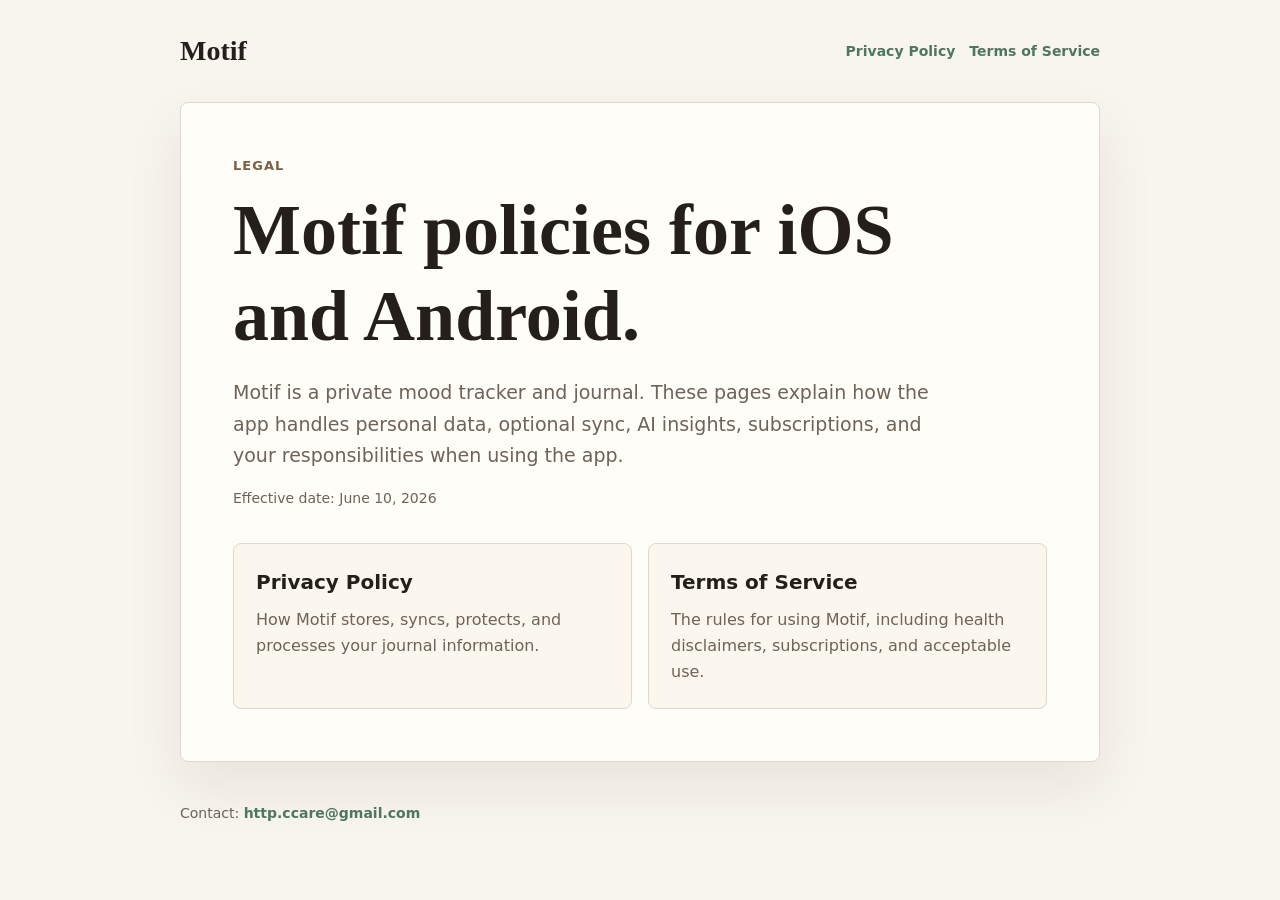
<file: index.html>
<!doctype html>
<html lang="en">
<head>
  <meta charset="utf-8">
  <meta name="viewport" content="width=device-width, initial-scale=1">
  <title>Motif Legal</title>
  <meta name="description" content="Privacy Policy and Terms of Service for Motif on iOS and Android.">
  <link rel="stylesheet" href="./styles.css">
</head>
<body>
  <header class="site-header">
    <a class="brand" href="./">Motif</a>
    <nav class="nav" aria-label="Legal pages">
      <a href="./privacy.html">Privacy Policy</a>
      <a href="./terms.html">Terms of Service</a>
    </nav>
  </header>

  <main class="page">
    <p class="eyebrow">Legal</p>
    <h1>Motif policies for iOS and Android.</h1>
    <p class="lead">Motif is a private mood tracker and journal. These pages explain how the app handles personal data, optional sync, AI insights, subscriptions, and your responsibilities when using the app.</p>
    <p class="meta">Effective date: June 10, 2026</p>

    <section class="links" aria-label="Legal document links">
      <a class="link-card" href="./privacy.html">
        <strong>Privacy Policy</strong>
        <span>How Motif stores, syncs, protects, and processes your journal information.</span>
      </a>
      <a class="link-card" href="./terms.html">
        <strong>Terms of Service</strong>
        <span>The rules for using Motif, including health disclaimers, subscriptions, and acceptable use.</span>
      </a>
    </section>
  </main>

  <footer class="site-footer">
    Contact: <a href="mailto:http.ccare@gmail.com">http.ccare@gmail.com</a>
  </footer>
</body>
</html>
</file>
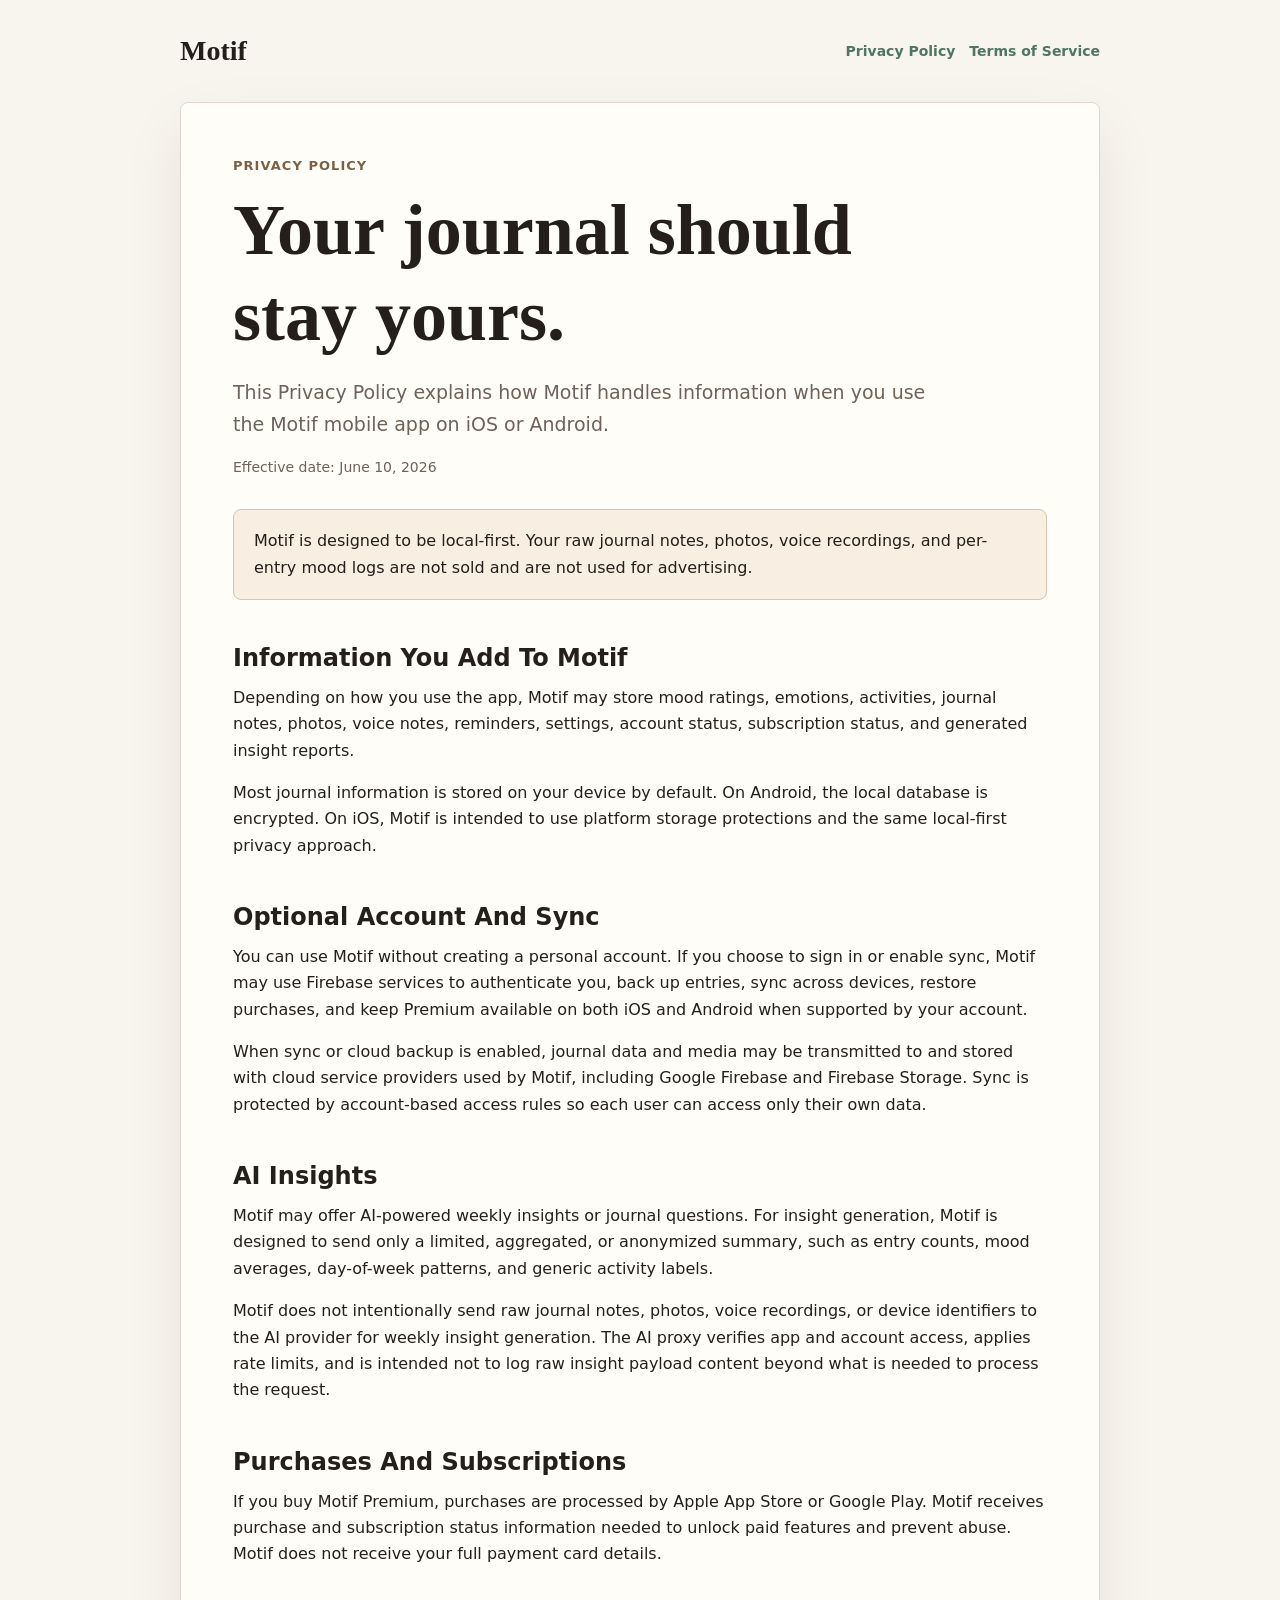
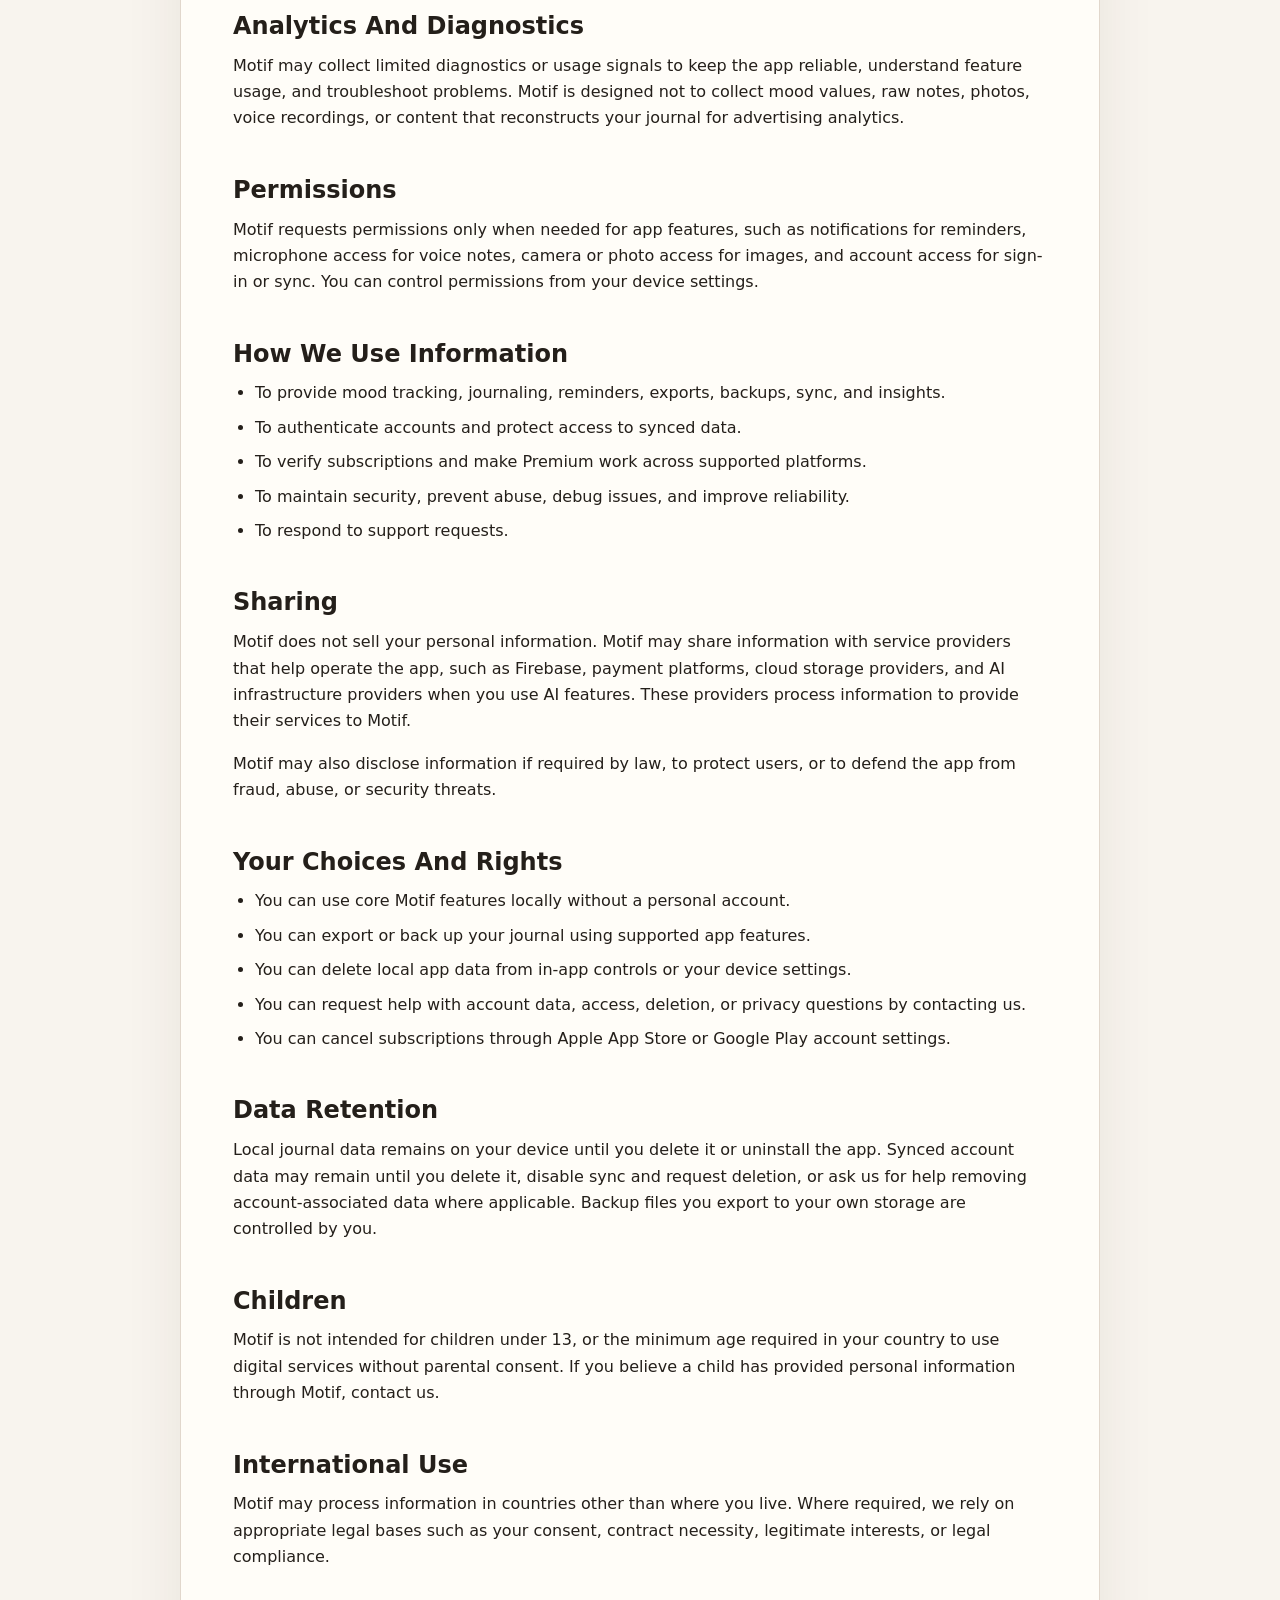
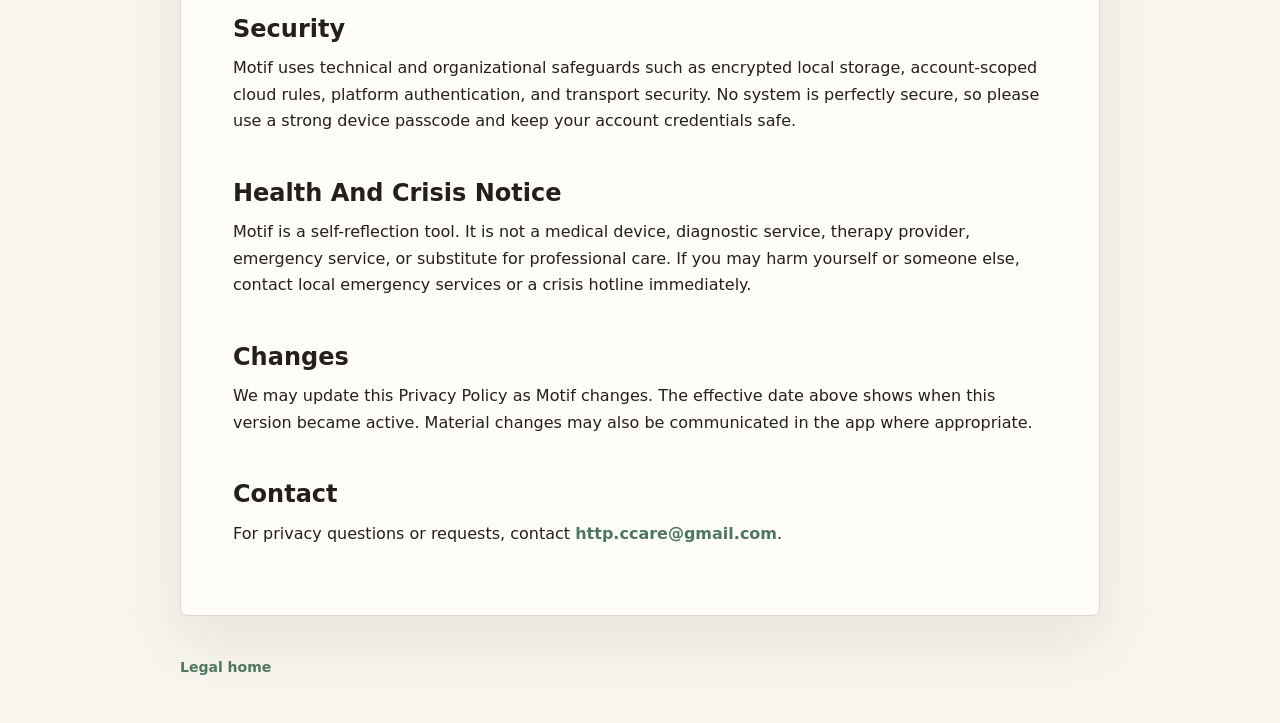
<file: privacy.html>
<!doctype html>
<html lang="en">
<head>
  <meta charset="utf-8">
  <meta name="viewport" content="width=device-width, initial-scale=1">
  <title>Motif Privacy Policy</title>
  <meta name="description" content="Privacy Policy for Motif on iOS and Android.">
  <link rel="stylesheet" href="./styles.css">
</head>
<body>
  <header class="site-header">
    <a class="brand" href="./">Motif</a>
    <nav class="nav" aria-label="Legal pages">
      <a href="./privacy.html">Privacy Policy</a>
      <a href="./terms.html">Terms of Service</a>
    </nav>
  </header>

  <main class="page">
    <p class="eyebrow">Privacy Policy</p>
    <h1>Your journal should stay yours.</h1>
    <p class="lead">This Privacy Policy explains how Motif handles information when you use the Motif mobile app on iOS or Android.</p>
    <p class="meta">Effective date: June 10, 2026</p>

    <div class="notice">
      Motif is designed to be local-first. Your raw journal notes, photos, voice recordings, and per-entry mood logs are not sold and are not used for advertising.
    </div>

    <h2>Information You Add To Motif</h2>
    <p>Depending on how you use the app, Motif may store mood ratings, emotions, activities, journal notes, photos, voice notes, reminders, settings, account status, subscription status, and generated insight reports.</p>
    <p>Most journal information is stored on your device by default. On Android, the local database is encrypted. On iOS, Motif is intended to use platform storage protections and the same local-first privacy approach.</p>

    <h2>Optional Account And Sync</h2>
    <p>You can use Motif without creating a personal account. If you choose to sign in or enable sync, Motif may use Firebase services to authenticate you, back up entries, sync across devices, restore purchases, and keep Premium available on both iOS and Android when supported by your account.</p>
    <p>When sync or cloud backup is enabled, journal data and media may be transmitted to and stored with cloud service providers used by Motif, including Google Firebase and Firebase Storage. Sync is protected by account-based access rules so each user can access only their own data.</p>

    <h2>AI Insights</h2>
    <p>Motif may offer AI-powered weekly insights or journal questions. For insight generation, Motif is designed to send only a limited, aggregated, or anonymized summary, such as entry counts, mood averages, day-of-week patterns, and generic activity labels.</p>
    <p>Motif does not intentionally send raw journal notes, photos, voice recordings, or device identifiers to the AI provider for weekly insight generation. The AI proxy verifies app and account access, applies rate limits, and is intended not to log raw insight payload content beyond what is needed to process the request.</p>

    <h2>Purchases And Subscriptions</h2>
    <p>If you buy Motif Premium, purchases are processed by Apple App Store or Google Play. Motif receives purchase and subscription status information needed to unlock paid features and prevent abuse. Motif does not receive your full payment card details.</p>

    <h2>Analytics And Diagnostics</h2>
    <p>Motif may collect limited diagnostics or usage signals to keep the app reliable, understand feature usage, and troubleshoot problems. Motif is designed not to collect mood values, raw notes, photos, voice recordings, or content that reconstructs your journal for advertising analytics.</p>

    <h2>Permissions</h2>
    <p>Motif requests permissions only when needed for app features, such as notifications for reminders, microphone access for voice notes, camera or photo access for images, and account access for sign-in or sync. You can control permissions from your device settings.</p>

    <h2>How We Use Information</h2>
    <ul>
      <li>To provide mood tracking, journaling, reminders, exports, backups, sync, and insights.</li>
      <li>To authenticate accounts and protect access to synced data.</li>
      <li>To verify subscriptions and make Premium work across supported platforms.</li>
      <li>To maintain security, prevent abuse, debug issues, and improve reliability.</li>
      <li>To respond to support requests.</li>
    </ul>

    <h2>Sharing</h2>
    <p>Motif does not sell your personal information. Motif may share information with service providers that help operate the app, such as Firebase, payment platforms, cloud storage providers, and AI infrastructure providers when you use AI features. These providers process information to provide their services to Motif.</p>
    <p>Motif may also disclose information if required by law, to protect users, or to defend the app from fraud, abuse, or security threats.</p>

    <h2>Your Choices And Rights</h2>
    <ul>
      <li>You can use core Motif features locally without a personal account.</li>
      <li>You can export or back up your journal using supported app features.</li>
      <li>You can delete local app data from in-app controls or your device settings.</li>
      <li>You can request help with account data, access, deletion, or privacy questions by contacting us.</li>
      <li>You can cancel subscriptions through Apple App Store or Google Play account settings.</li>
    </ul>

    <h2>Data Retention</h2>
    <p>Local journal data remains on your device until you delete it or uninstall the app. Synced account data may remain until you delete it, disable sync and request deletion, or ask us for help removing account-associated data where applicable. Backup files you export to your own storage are controlled by you.</p>

    <h2>Children</h2>
    <p>Motif is not intended for children under 13, or the minimum age required in your country to use digital services without parental consent. If you believe a child has provided personal information through Motif, contact us.</p>

    <h2>International Use</h2>
    <p>Motif may process information in countries other than where you live. Where required, we rely on appropriate legal bases such as your consent, contract necessity, legitimate interests, or legal compliance.</p>

    <h2>Security</h2>
    <p>Motif uses technical and organizational safeguards such as encrypted local storage, account-scoped cloud rules, platform authentication, and transport security. No system is perfectly secure, so please use a strong device passcode and keep your account credentials safe.</p>

    <h2>Health And Crisis Notice</h2>
    <p>Motif is a self-reflection tool. It is not a medical device, diagnostic service, therapy provider, emergency service, or substitute for professional care. If you may harm yourself or someone else, contact local emergency services or a crisis hotline immediately.</p>

    <h2>Changes</h2>
    <p>We may update this Privacy Policy as Motif changes. The effective date above shows when this version became active. Material changes may also be communicated in the app where appropriate.</p>

    <h2>Contact</h2>
    <p>For privacy questions or requests, contact <a href="mailto:http.ccare@gmail.com">http.ccare@gmail.com</a>.</p>
  </main>

  <footer class="site-footer">
    <a href="./">Legal home</a>
  </footer>
</body>
</html>
</file>
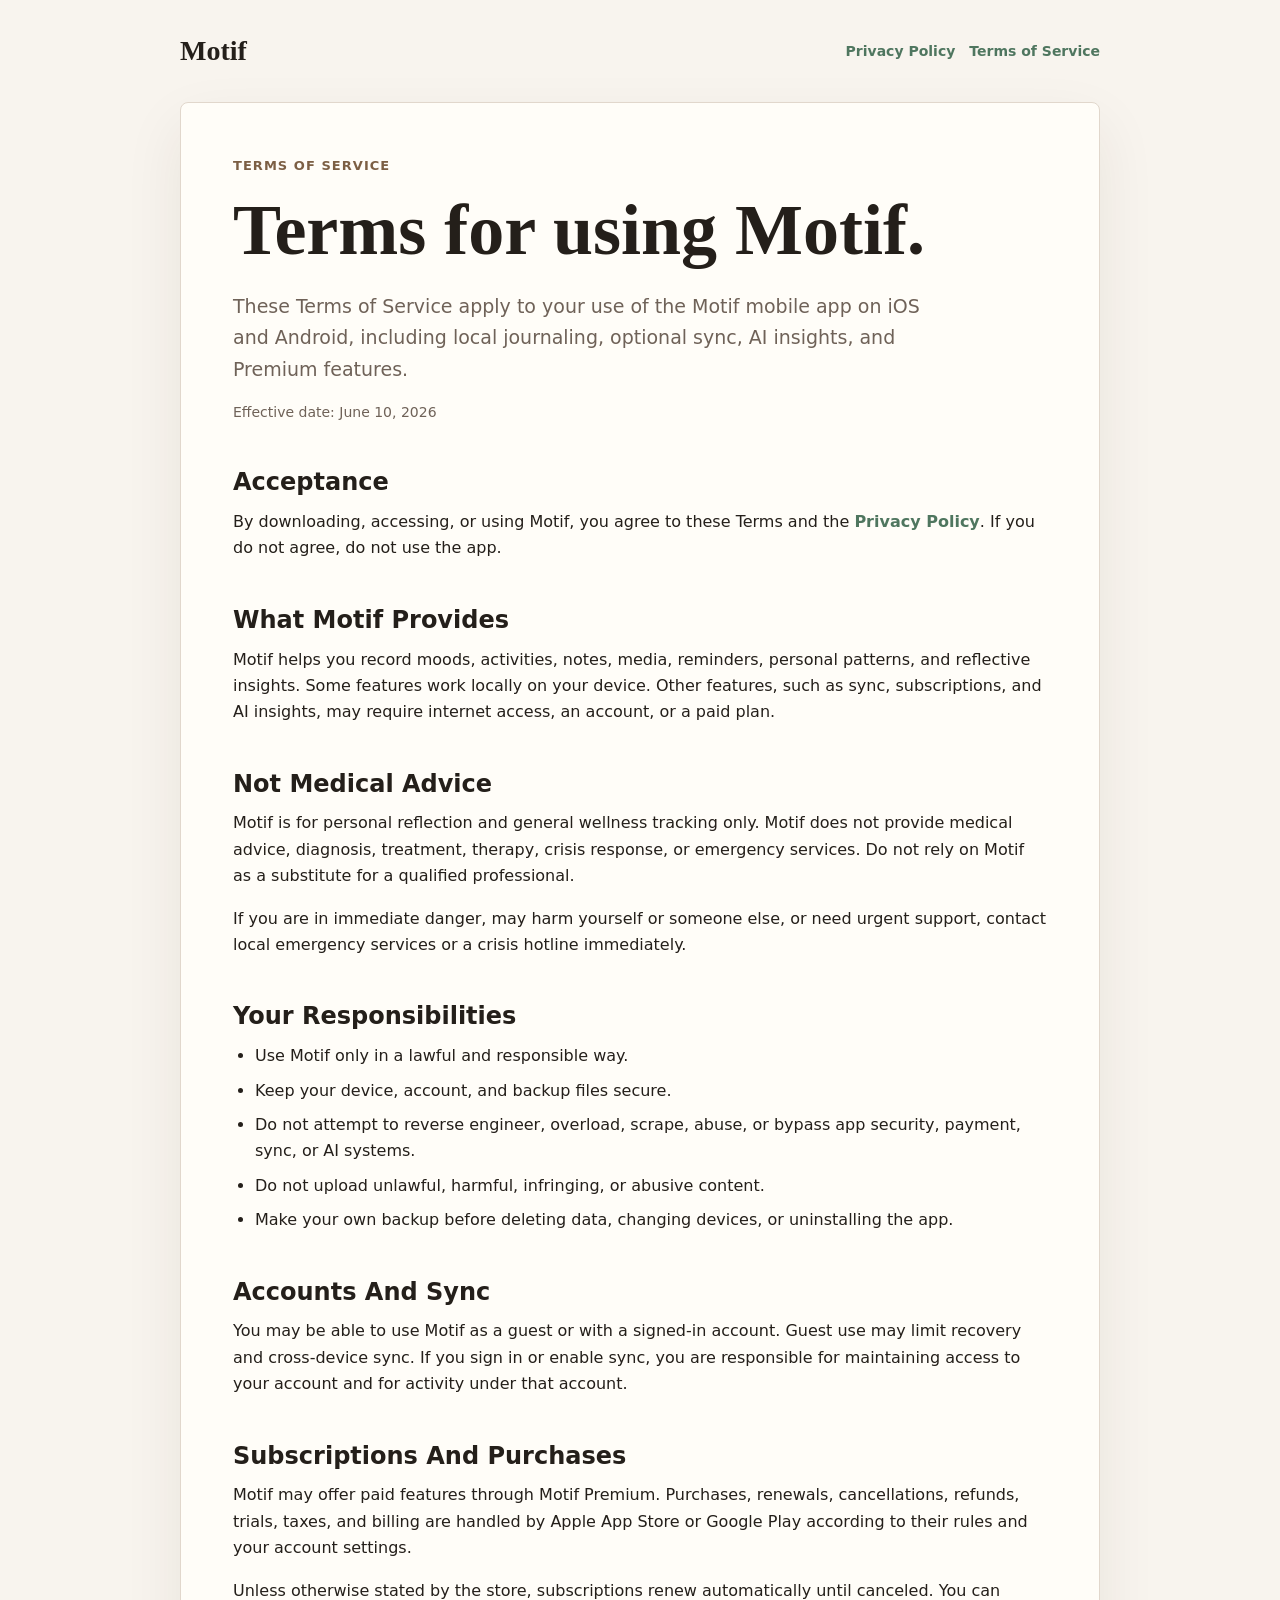
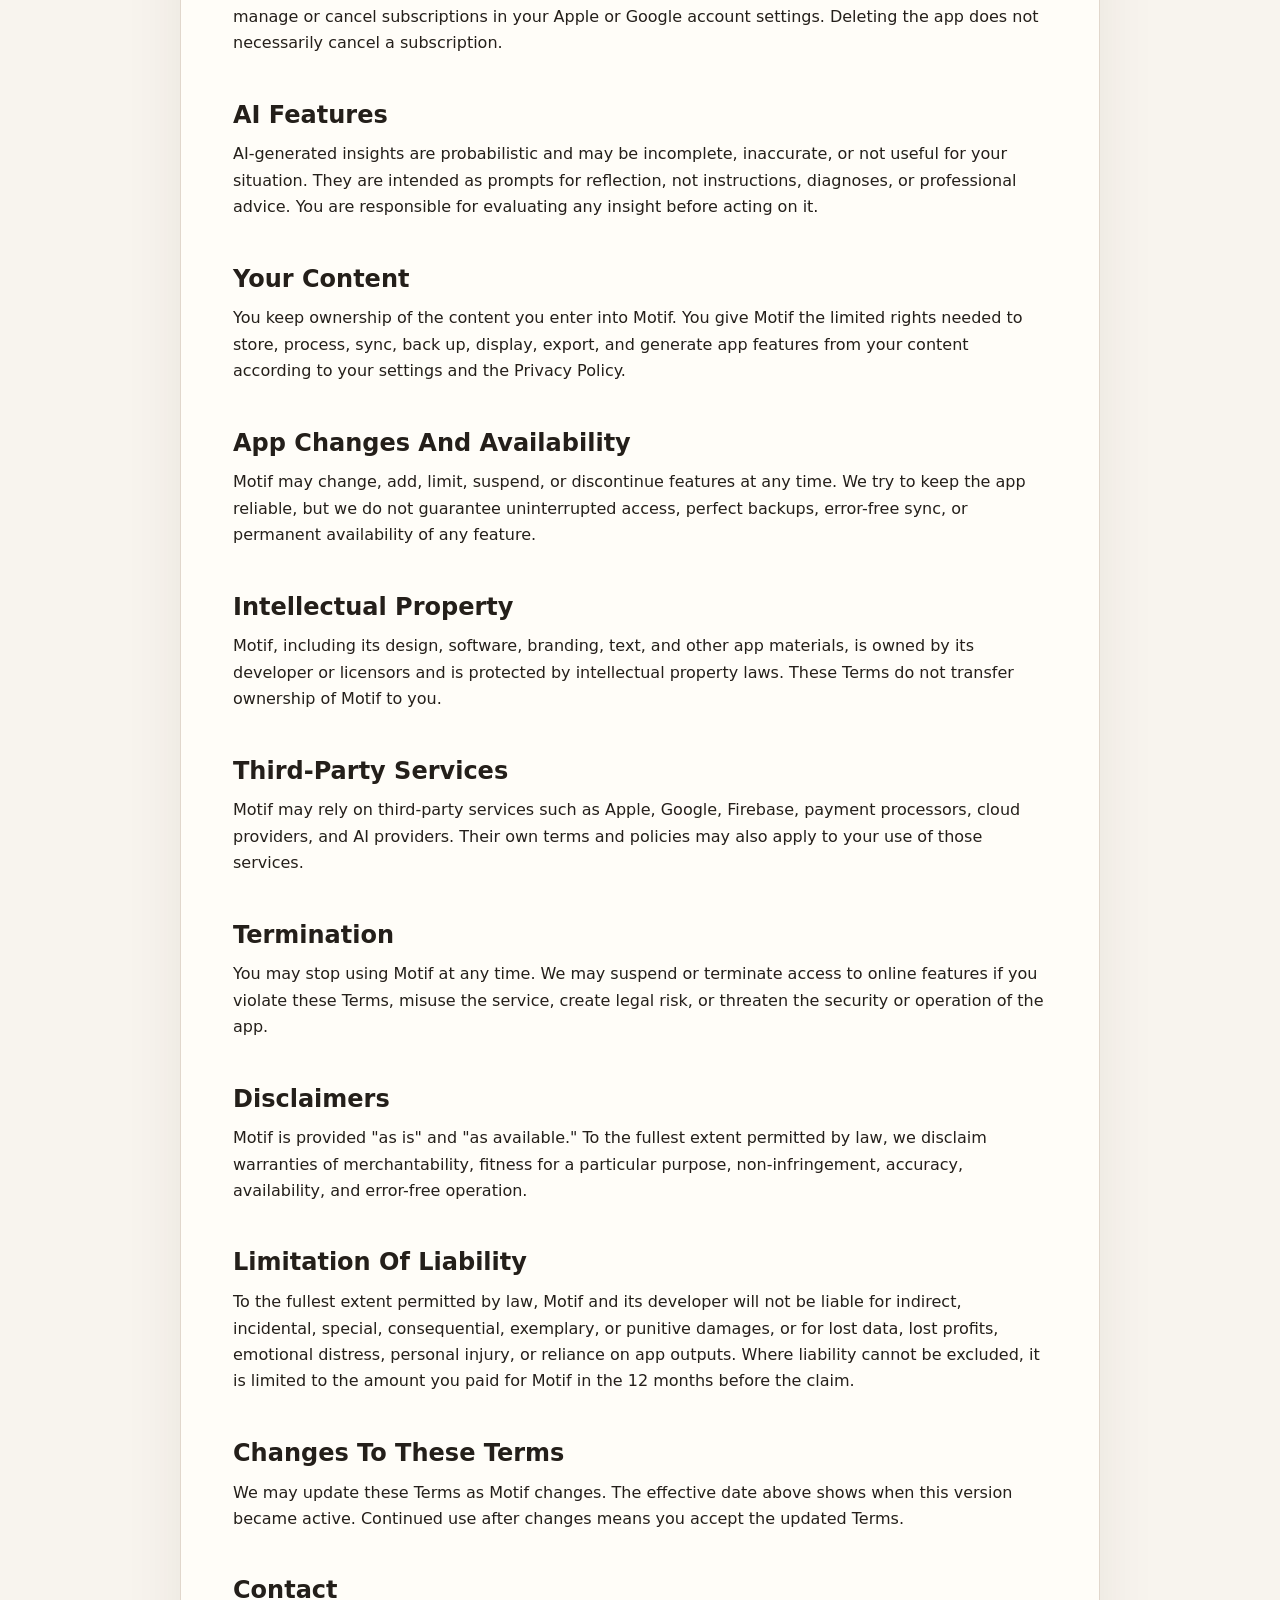
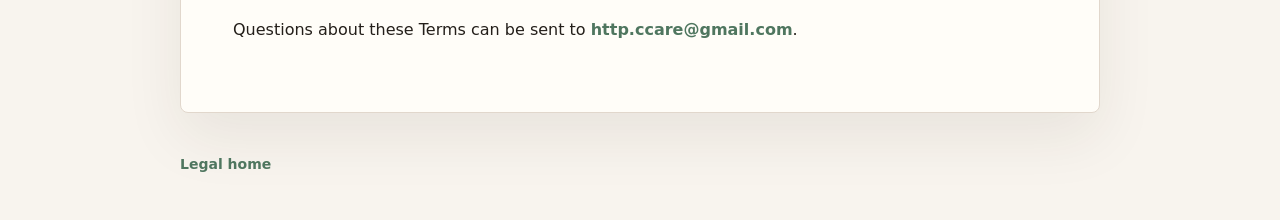
<file: terms.html>
<!doctype html>
<html lang="en">
<head>
  <meta charset="utf-8">
  <meta name="viewport" content="width=device-width, initial-scale=1">
  <title>Motif Terms of Service</title>
  <meta name="description" content="Terms of Service for Motif on iOS and Android.">
  <link rel="stylesheet" href="./styles.css">
</head>
<body>
  <header class="site-header">
    <a class="brand" href="./">Motif</a>
    <nav class="nav" aria-label="Legal pages">
      <a href="./privacy.html">Privacy Policy</a>
      <a href="./terms.html">Terms of Service</a>
    </nav>
  </header>

  <main class="page">
    <p class="eyebrow">Terms of Service</p>
    <h1>Terms for using Motif.</h1>
    <p class="lead">These Terms of Service apply to your use of the Motif mobile app on iOS and Android, including local journaling, optional sync, AI insights, and Premium features.</p>
    <p class="meta">Effective date: June 10, 2026</p>

    <h2>Acceptance</h2>
    <p>By downloading, accessing, or using Motif, you agree to these Terms and the <a href="./privacy.html">Privacy Policy</a>. If you do not agree, do not use the app.</p>

    <h2>What Motif Provides</h2>
    <p>Motif helps you record moods, activities, notes, media, reminders, personal patterns, and reflective insights. Some features work locally on your device. Other features, such as sync, subscriptions, and AI insights, may require internet access, an account, or a paid plan.</p>

    <h2>Not Medical Advice</h2>
    <p>Motif is for personal reflection and general wellness tracking only. Motif does not provide medical advice, diagnosis, treatment, therapy, crisis response, or emergency services. Do not rely on Motif as a substitute for a qualified professional.</p>
    <p>If you are in immediate danger, may harm yourself or someone else, or need urgent support, contact local emergency services or a crisis hotline immediately.</p>

    <h2>Your Responsibilities</h2>
    <ul>
      <li>Use Motif only in a lawful and responsible way.</li>
      <li>Keep your device, account, and backup files secure.</li>
      <li>Do not attempt to reverse engineer, overload, scrape, abuse, or bypass app security, payment, sync, or AI systems.</li>
      <li>Do not upload unlawful, harmful, infringing, or abusive content.</li>
      <li>Make your own backup before deleting data, changing devices, or uninstalling the app.</li>
    </ul>

    <h2>Accounts And Sync</h2>
    <p>You may be able to use Motif as a guest or with a signed-in account. Guest use may limit recovery and cross-device sync. If you sign in or enable sync, you are responsible for maintaining access to your account and for activity under that account.</p>

    <h2>Subscriptions And Purchases</h2>
    <p>Motif may offer paid features through Motif Premium. Purchases, renewals, cancellations, refunds, trials, taxes, and billing are handled by Apple App Store or Google Play according to their rules and your account settings.</p>
    <p>Unless otherwise stated by the store, subscriptions renew automatically until canceled. You can manage or cancel subscriptions in your Apple or Google account settings. Deleting the app does not necessarily cancel a subscription.</p>

    <h2>AI Features</h2>
    <p>AI-generated insights are probabilistic and may be incomplete, inaccurate, or not useful for your situation. They are intended as prompts for reflection, not instructions, diagnoses, or professional advice. You are responsible for evaluating any insight before acting on it.</p>

    <h2>Your Content</h2>
    <p>You keep ownership of the content you enter into Motif. You give Motif the limited rights needed to store, process, sync, back up, display, export, and generate app features from your content according to your settings and the Privacy Policy.</p>

    <h2>App Changes And Availability</h2>
    <p>Motif may change, add, limit, suspend, or discontinue features at any time. We try to keep the app reliable, but we do not guarantee uninterrupted access, perfect backups, error-free sync, or permanent availability of any feature.</p>

    <h2>Intellectual Property</h2>
    <p>Motif, including its design, software, branding, text, and other app materials, is owned by its developer or licensors and is protected by intellectual property laws. These Terms do not transfer ownership of Motif to you.</p>

    <h2>Third-Party Services</h2>
    <p>Motif may rely on third-party services such as Apple, Google, Firebase, payment processors, cloud providers, and AI providers. Their own terms and policies may also apply to your use of those services.</p>

    <h2>Termination</h2>
    <p>You may stop using Motif at any time. We may suspend or terminate access to online features if you violate these Terms, misuse the service, create legal risk, or threaten the security or operation of the app.</p>

    <h2>Disclaimers</h2>
    <p>Motif is provided "as is" and "as available." To the fullest extent permitted by law, we disclaim warranties of merchantability, fitness for a particular purpose, non-infringement, accuracy, availability, and error-free operation.</p>

    <h2>Limitation Of Liability</h2>
    <p>To the fullest extent permitted by law, Motif and its developer will not be liable for indirect, incidental, special, consequential, exemplary, or punitive damages, or for lost data, lost profits, emotional distress, personal injury, or reliance on app outputs. Where liability cannot be excluded, it is limited to the amount you paid for Motif in the 12 months before the claim.</p>

    <h2>Changes To These Terms</h2>
    <p>We may update these Terms as Motif changes. The effective date above shows when this version became active. Continued use after changes means you accept the updated Terms.</p>

    <h2>Contact</h2>
    <p>Questions about these Terms can be sent to <a href="mailto:http.ccare@gmail.com">http.ccare@gmail.com</a>.</p>
  </main>

  <footer class="site-footer">
    <a href="./">Legal home</a>
  </footer>
</body>
</html>
</file>
<file: styles.css>
:root {
  color-scheme: light;
  --bg: #f8f4ee;
  --paper: #fffdf8;
  --ink: #241f1a;
  --muted: #6f6258;
  --line: #e1d7cc;
  --accent: #7c5f44;
  --accent-strong: #4f765f;
}

* {
  box-sizing: border-box;
}

body {
  margin: 0;
  background: var(--bg);
  color: var(--ink);
  font-family: Inter, ui-sans-serif, system-ui, -apple-system, BlinkMacSystemFont, "Segoe UI", sans-serif;
  line-height: 1.65;
}

a {
  color: var(--accent-strong);
  font-weight: 650;
  text-decoration: none;
}

a:hover,
a:focus {
  text-decoration: underline;
}

.site-header,
.site-footer {
  width: min(920px, calc(100% - 40px));
  margin: 0 auto;
}

.site-header {
  display: flex;
  align-items: center;
  justify-content: space-between;
  gap: 24px;
  padding: 28px 0;
}

.brand {
  color: var(--ink);
  font-family: Georgia, "Times New Roman", serif;
  font-size: 28px;
  font-weight: 700;
  letter-spacing: 0;
}

.nav {
  display: flex;
  flex-wrap: wrap;
  gap: 14px;
  color: var(--muted);
  font-size: 14px;
}

.page {
  width: min(920px, calc(100% - 40px));
  margin: 0 auto 40px;
  padding: 52px;
  background: var(--paper);
  border: 1px solid var(--line);
  border-radius: 8px;
  box-shadow: 0 24px 60px rgba(47, 39, 31, 0.08);
}

.eyebrow {
  margin: 0 0 10px;
  color: var(--accent);
  font-size: 13px;
  font-weight: 750;
  letter-spacing: 0.08em;
  text-transform: uppercase;
}

h1,
h2,
h3 {
  line-height: 1.2;
  letter-spacing: 0;
}

h1 {
  max-width: 760px;
  margin: 0 0 18px;
  font-family: Georgia, "Times New Roman", serif;
  font-size: clamp(40px, 7vw, 72px);
  font-weight: 700;
}

h2 {
  margin: 44px 0 12px;
  font-size: 24px;
}

h3 {
  margin: 28px 0 8px;
  font-size: 18px;
}

p {
  margin: 0 0 16px;
}

ul {
  margin: 0 0 18px;
  padding-left: 22px;
}

li {
  margin: 8px 0;
}

.lead {
  max-width: 720px;
  color: var(--muted);
  font-size: 19px;
}

.meta {
  color: var(--muted);
  font-size: 14px;
}

.links {
  display: grid;
  grid-template-columns: repeat(2, minmax(0, 1fr));
  gap: 16px;
  margin-top: 32px;
}

.link-card {
  display: block;
  min-height: 150px;
  padding: 22px;
  border: 1px solid var(--line);
  border-radius: 8px;
  background: #fbf7ef;
}

.link-card strong {
  display: block;
  margin-bottom: 8px;
  color: var(--ink);
  font-size: 20px;
}

.link-card span {
  color: var(--muted);
  font-weight: 450;
}

.notice {
  margin: 30px 0;
  padding: 18px 20px;
  border: 1px solid #d6c4ac;
  border-radius: 8px;
  background: #f8efe2;
}

.site-footer {
  padding: 0 0 44px;
  color: var(--muted);
  font-size: 14px;
}

@media (max-width: 680px) {
  .site-header {
    align-items: flex-start;
    flex-direction: column;
  }

  .page {
    width: min(100% - 24px, 920px);
    padding: 28px 22px;
  }

  .links {
    grid-template-columns: 1fr;
  }
}
</file>
